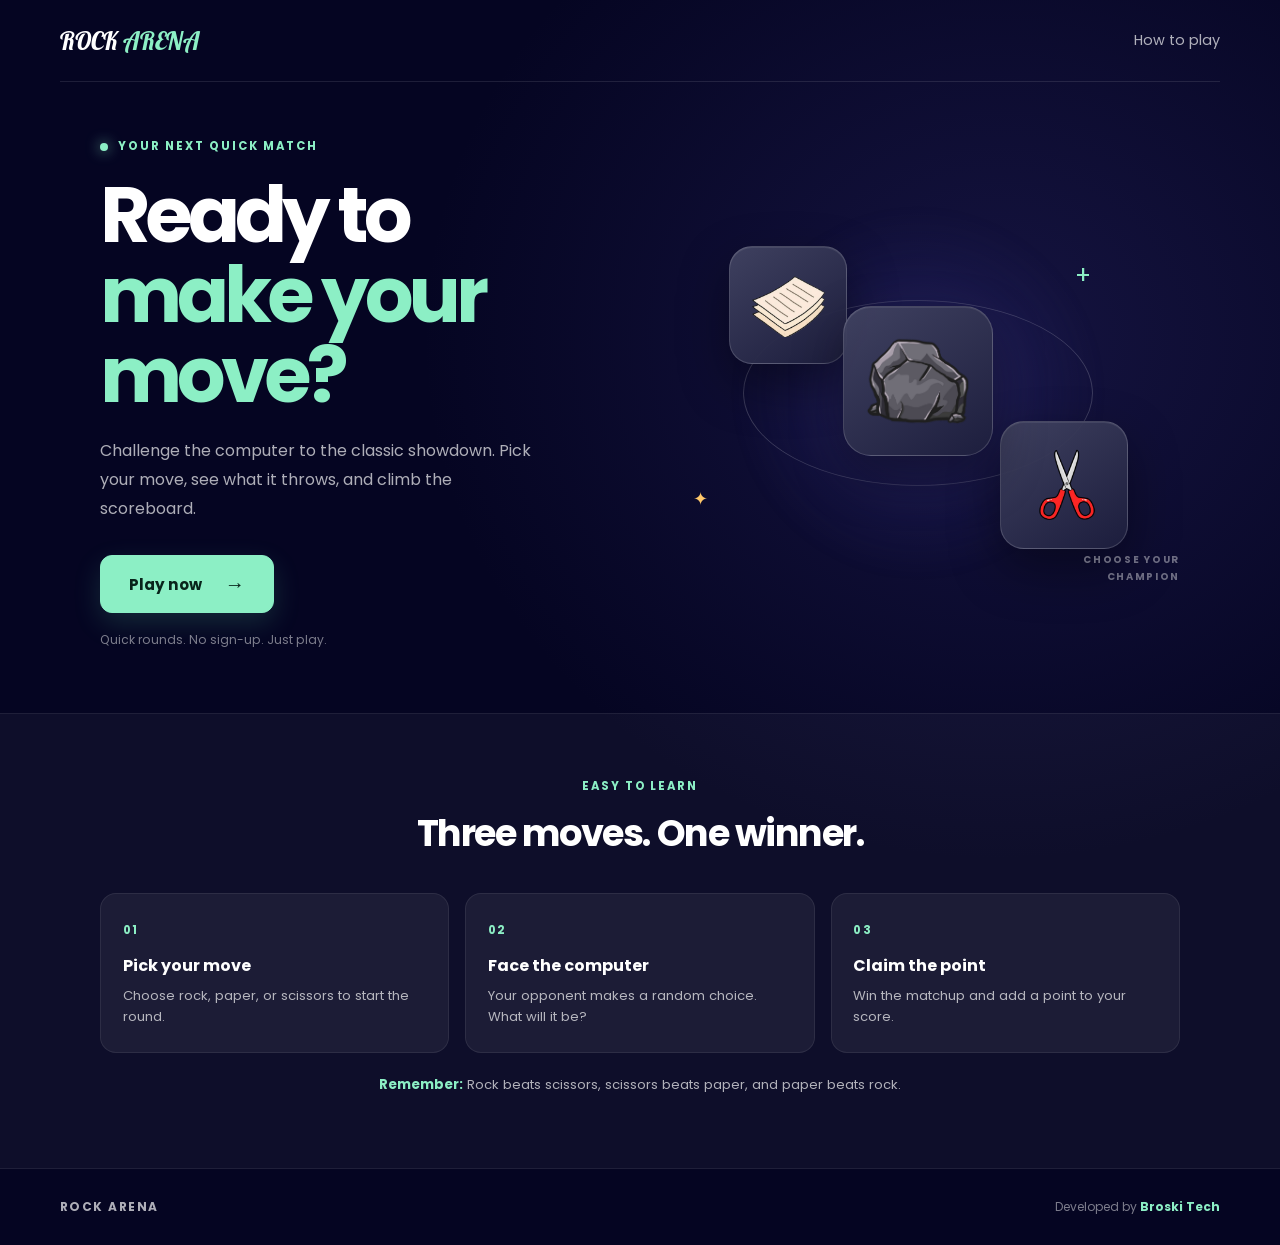
<file: index.html>
<!DOCTYPE html>
<html lang="en">
<head>
    <meta charset="UTF-8">
    <meta name="viewport" content="width=device-width, initial-scale=1.0">
    <meta name="theme-color" content="#080822">
    <meta name="description" content="Play Rock Arena, a quick game of Rock, Paper, Scissors against the computer.">
    <link rel="stylesheet" href="./styles.css">
    <title>Rock Arena | Home</title>
</head>
<body class="home-page">
    <header class="home-header">
        <a class="home-logo" href="index.html" aria-label="Rock Arena home">ROCK <span>ARENA</span></a>
        <a class="home-header-link" href="#how-to-play">How to play</a>
    </header>

    <main>
        <section class="home-hero" aria-labelledby="hero-title">
            <div class="hero-copy">
                <p class="home-eyebrow"><span aria-hidden="true"></span> YOUR NEXT QUICK MATCH</p>
                <h1 id="hero-title">Ready to<br><span>make your move?</span></h1>
                <p class="hero-description">Challenge the computer to the classic showdown. Pick your move, see what it throws, and climb the scoreboard.</p>
                <a class="play-cta" href="room.html">
                    Play now
                    <span aria-hidden="true">&rarr;</span>
                </a>
                <p class="hero-note">Quick rounds. No sign-up. Just play.</p>
            </div>

            <div class="hero-art" aria-label="Rock, paper, and scissors choices">
                <div class="hero-glow"></div>
                <div class="hero-orbit hero-orbit-one"></div>
                <div class="hero-orbit hero-orbit-two"></div>
                <div class="hero-choice hero-choice-rock">
                    <img src="./ICONS/rock image.png" alt="Rock">
                </div>
                <div class="hero-choice hero-choice-paper">
                    <img src="./ICONS/paper image.png" alt="Paper">
                </div>
                <div class="hero-choice hero-choice-scissors">
                    <img src="./ICONS/scissors image (1).png" alt="Scissors">
                </div>
                <span class="hero-spark hero-spark-one" aria-hidden="true">+</span>
                <span class="hero-spark hero-spark-two" aria-hidden="true">✦</span>
                <span class="hero-caption">CHOOSE YOUR<br>CHAMPION</span>
            </div>
        </section>

        <section class="home-how-to" id="how-to-play" aria-labelledby="how-to-title">
            <div class="how-to-heading">
                <p class="home-eyebrow">EASY TO LEARN</p>
                <h2 id="how-to-title">Three moves. One winner.</h2>
            </div>
            <div class="how-to-cards">
                <article class="how-to-card">
                    <span class="step-number">01</span>
                    <h3>Pick your move</h3>
                    <p>Choose rock, paper, or scissors to start the round.</p>
                </article>
                <article class="how-to-card">
                    <span class="step-number">02</span>
                    <h3>Face the computer</h3>
                    <p>Your opponent makes a random choice. What will it be?</p>
                </article>
                <article class="how-to-card">
                    <span class="step-number">03</span>
                    <h3>Claim the point</h3>
                    <p>Win the matchup and add a point to your score.</p>
                </article>
            </div>
            <p class="home-rule"><strong>Remember:</strong> Rock beats scissors, scissors beats paper, and paper beats rock.</p>
        </section>
    </main>

    <footer class="home-footer">
        <span>ROCK ARENA</span>
        <span>Developed by <strong>Broski Tech</strong></span>
    </footer>
</body>
</html>
</file>
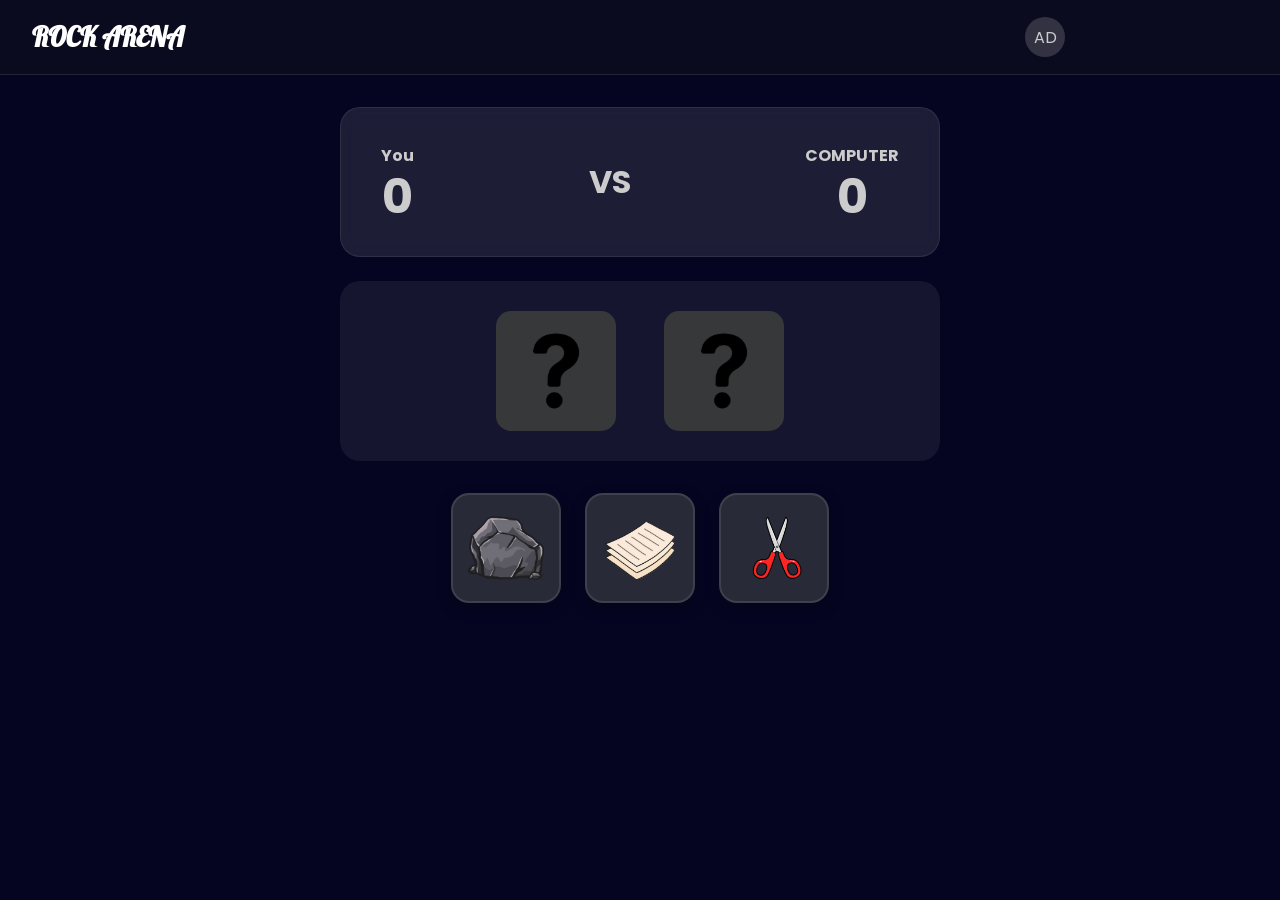
<file: room.html>
<!DOCTYPE html>
<html lang="en">
<head>
    <meta charset="UTF-8">
    <meta name="viewport" content="width=device-width, initial-scale=1.0">
    <link rel="preconnect" href="https://fonts.googleapis.com">
        <link rel="preconnect" href="https://fonts.gstatic.com" crossorigin>
        <link href="https://fonts.googleapis.com/css2?family=DM+Sans:wght@400;500;600;700&family=Playfair+Display:wght@500;600;700&display=swap" rel="stylesheet">
        <link rel="stylesheet" href="https://cdnjs.cloudflare.com/ajax/libs/font-awesome/6.7.2/css/all.min.css" crossorigin="anonymous">
        <!-- Basic Icons -->
    <link href="https://cdn.boxicons.com/3.0.8/fonts/basic/boxicons.min.css" rel="stylesheet">
    <!-- Filled Icons -->
    <link href="https://cdn.boxicons.com/3.0.8/fonts/filled/boxicons-filled.min.css" rel="stylesheet">
    <!-- Brand Icons -->
    <link href="https://cdn.boxicons.com/3.0.8/fonts/brands/boxicons-brands.min.css" rel="stylesheet">
    <link rel="stylesheet" href="./styles.css">
    <title>Rock Arena | Match</title>
</head>
<body>
    

    <div class="conatainer">



        <div class="game-board">


            <!-- overlay  -->

            <div id="overLay" class="overlay"></div>

            <div class="header">

                <div class="logo"><h4>ROCK ARENA</h4></div>

               <div class="right-row">
                 <div class="user-avatar">AD</div>

                <button class="menu-btn"><i class="bx bx-menu"></i></button>
                <button class="home-btn"><i class="bxf bx-home"></i></button>
                <button class="info-btn" type="button" aria-label="Game information">
                    <i class="bx bx-message-bubble-question-mark" aria-hidden="true"></i>
                </button>
               </div>
               
            </div>
            

            <div class="score-board">

                <div class="user-side">
                    <h4>You</h4>
                    <p class="user-Score">0</p>

                </div>

                <h3 style="font-size:2em;">VS</h3>

                <div class="computer-side">
                    <h4>COMPUTER</h4>
                    <p class="computer-score">0</p>

                </div>


            </div>

            <section class="winner-notice" aria-labelledby="winner-title" role="status">
                <div class="winner-icon" aria-hidden="true">!</div>
                <div class="winner-copy">
                    <p class="winner-label">ROUND WINNER</p>
                    <h2 id="winner-title">You win this round!</h2>
                    <p class="winner-message">Great move. Keep the momentum going!</p>
                </div>
                <span class="winner-badge">VICTORY</span>
            </section>

            <div class="input-board">

                
                <img class="user-selection" src="./ICONS/question mark.png" alt="./ICONS/rock image.png">
                <img
        class="computer-selection"
        src="./ICONS/question mark.png"
        alt="Computer choice"
    >

            </div>




            <div class="choice-board">

    <button class="choice-btn" data-choice="rock" 
    data-image="./ICONS/rock image.png">
        <img src="./ICONS/rock image.png" alt="Rock">
    </button>

    <button class="choice-btn" data-choice="paper"
    data-image="./ICONS/paper image.png">
        <img src="./ICONS/paper image.png" alt="Paper">
    </button>

    <button class="choice-btn" data-choice="scissors"
    data-image="./ICONS/scissors image (1).png">
        <img src="./ICONS/scissors image (1).png" alt="Scissors">
    </button>

</div>


        <div class="exit-board">

            <p class="board-msg">Do want to exit the game?</p>

            <div class="optionss-btns">
                <button class="cancel-btn">Play Again</button>
                <button class="exit-btn">Exit</button>
            </div>

        </div>

        <section class="info-board" id="infoBoard" aria-labelledby="info-title" aria-modal="true" role="dialog" hidden>
            <button class="info-close-btn" type="button" aria-label="Close game information">&times;</button>
            <p class="info-eyebrow">ROCK ARENA</p>
            <h2 id="info-title">Game guide</h2>
            <p class="info-intro">A quick guide to playing Rock, Paper, Scissors against the computer.</p>

            <div class="info-section">
                <h3>How to play</h3>
                <ol>
                    <li>Choose rock, paper, or scissors using the buttons on the game board.</li>
                    <li>The computer makes a random choice at the same time.</li>
                    <li>The winning choice earns one point. A tie earns no points.</li>
                </ol>
            </div>

            <div class="info-section">
                <h3>The rules</h3>
                <ul>
                    <li>Rock beats scissors.</li>
                    <li>Scissors beats paper.</li>
                    <li>Paper beats rock.</li>
                </ul>
            </div>

            <p class="info-score-note">Your scores are saved in this browser, so they remain when you return to the game.</p>

            <footer class="info-footer">
                <span>Developed by</span>
                <strong>Broski Tech</strong>
            </footer>
        </section>
            

        </div>



    </div>




    <script src="./app.js"></script>
</body>
</html>
</file>
<file: styles.css>
@import url('https://fonts.googleapis.com/css2?family=Allura&family=Fredoka:wght@300..700&family=Lobster&family=Medula+One&family=Poppins:wght@100;200;300;400;500;600;700;800;900&family=Roboto:wght@100;300;400;500;700;900&display=swap');


* {
    margin: 0;
    padding: 0;
    box-sizing: border-box;
}


body {
    font-family: "Poppins", sans-serif;
    color: #ffffff;
    width: 100%;
    min-height: 100vh;
    background-color: rgb(5, 5, 34);
}


/* =========================
   MAIN GAME
========================= */

.container {
    width: 100%;
    min-height: 100vh;
}


.game-board {
    width: 100%;
    min-height: 100vh;
    background-color: rgb(5, 5, 34);
    position: relative;
    overflow: hidden;
}

.overlay{
    display: none;
    position: fixed;
    inset: 0;
    background-color: #312a2a2d;
    backdrop-filter: blur(1px);
    z-index: 400;
}

/* =========================
   HEADER
========================= */

.header {
    display: flex;
    justify-content: space-between;
    align-items: center;

    width: 100%;
    height: 75px;

    padding: 0 2rem;

    background-color: rgb(11, 11, 31);
    color: #ccc;

    border-bottom: 1px solid rgba(255, 255, 255, 0.1);
}


.logo {
    font-family: "Lobster", cursive;
    font-size: 1.7rem;
    color: #ffffff;
}


.right-row {
    display: flex;
    align-items: center;
    gap: 1rem;
}


.user-avatar {
    display: flex;
    align-items: center;
    justify-content: center;

    width: 40px;
    height: 40px;

    border-radius: 50%;

    background-color: rgba(204, 204, 204, 0.2);
}


.menu-btn {
    width: 45px;
    height: 40px;

    font-size: 1.2rem;

    background-color: transparent;
    border: none;

    color: #ccc;

    cursor: pointer;
}


.home-btn{
    width: 45px;
    height: 40px;

    font-size: 1.2rem;

    background-color: transparent;
    border: none;

    color: #ccc;

    cursor: pointer;
}

.info-btn{
    width: 45px;
    height: 40px;

    font-size: 1.2rem;

    background-color: transparent;
    border: none;

    color: #ccc;

    cursor: pointer;
}

.info-btn:hover,
.info-btn:focus-visible {
    color: #fff;
}

/* =========================
   SCORE BOARD
========================= */

.score-board {
    display: flex;
    justify-content: space-between;
    align-items: center;

    width: min(600px, 90%);
    min-height: 150px;

    margin: 2rem auto 0;
    padding: 1.5rem 2.5rem;

    background-color: rgba(204, 204, 204, 0.12);

    border: 1px solid rgba(255, 255, 255, 0.08);
    border-radius: 20px;

    color: #ccc;

    backdrop-filter: blur(10px);
}


.user-side,
.computer-side {
    display: flex;
    flex-direction: column;
    align-items: center;
    gap: 0.3rem;
}


.user-info,
.computer-info {
    display: flex;
    align-items: center;
    gap: 0.7rem;
}


.user-Score,
.computer-score {
    font-size: 3rem;
    font-weight: 700;
    line-height: 1;
}


.user-side span:first-child,
.computer-side span:first-child {
    font-size: 0.9rem;
    text-transform: uppercase;
    letter-spacing: 1px;
}


.vs {
    font-size: 1.2rem;
    font-weight: 700;
    color: rgba(255, 255, 255, 0.5);
}


/* exit option board  */

.exit-board{
    display: flex;
    flex-direction: column;
    align-items: center;
    justify-content: center;
    
    width: min(300px, calc(100vw - 2rem));
    min-height: 200px;
    max-height: calc(100vh - 2rem);
    overflow-y: auto;
    padding: 1.5rem;
    text-align: center;
    
    top: 50%;
    left: 50%;
    z-index: 500;
    background-color: rgb(8, 8, 44);
    border: 1px solid #c2bebe28;
    border-radius: 20px;
    position: fixed;
    transition:  transform 0.3s ease;
    transform: translate(-50%, -800px);
}

.exit-board.show{
    transform: translate(-50%, -50%);
}

.optionss-btns{
    display: flex;
    width: 100%;
    margin-top: 1em;
    gap: 0.5rem;
}

.optionss-btns button{
    flex: 1;
    min-width: 0;
    min-height: 44px;
    border-radius: 5px;
    border: none;
    transition: 0.3s ease;
    cursor: pointer;
    outline: none;
}

.optionss-btns button:hover{
    transform: scale(1.1);
}

.exit-btn{
    background-color: rgba(255, 0, 0, 0.267);
    color: red;
}

.cancel-btn{
    background-color: rgba(0, 0, 255, 0.205);
    color: blue;
}

.board-msg{
    text-transform: uppercase;
    overflow-wrap: anywhere;
}

.info-board {
    position: fixed;
    top: 50%;
    left: 50%;
    z-index: 510;
    display: flex;
    flex-direction: column;
    gap: 0.85rem;
    width: min(520px, calc(100vw - 2rem));
    max-height: calc(100vh - 2rem);
    overflow-y: auto;
    padding: clamp(1.25rem, 5vw, 2rem);
    color: #f4f5ff;
    background: linear-gradient(145deg, rgb(18, 19, 56), rgb(8, 8, 44));
    border: 1px solid rgba(194, 190, 190, 0.2);
    border-radius: 20px;
    box-shadow: 0 24px 70px rgba(0, 0, 0, 0.45);
    transform: translate(-50%, -50%);
}

.info-board[hidden] {
    display: none;
}

.info-close-btn {
    align-self: flex-end;
    width: 40px;
    height: 40px;
    margin: -0.5rem -0.5rem -0.75rem 0;
    color: #ccc;
    background: transparent;
    border: 0;
    border-radius: 50%;
    font: inherit;
    font-size: 1.75rem;
    line-height: 1;
    cursor: pointer;
}

.info-close-btn:hover,
.info-close-btn:focus-visible {
    color: #fff;
    background: rgba(255, 255, 255, 0.1);
}

.info-eyebrow {
    color: #8cefc5;
    font-size: 0.7rem;
    font-weight: 700;
    letter-spacing: 0.16em;
}

.info-board h2 {
    margin-top: -0.75rem;
    font-size: clamp(1.5rem, 6vw, 2rem);
}

.info-intro,
.info-score-note {
    color: rgba(255, 255, 255, 0.72);
    font-size: 0.9rem;
    line-height: 1.6;
}

.info-section {
    padding-top: 0.85rem;
    border-top: 1px solid rgba(255, 255, 255, 0.1);
}

.info-section h3 {
    margin-bottom: 0.45rem;
    color: #8cefc5;
    font-size: 1rem;
}

.info-section ol,
.info-section ul {
    padding-left: 1.25rem;
    color: rgba(255, 255, 255, 0.82);
    font-size: 0.875rem;
    line-height: 1.7;
}

.info-score-note {
    padding: 0.75rem;
    background: rgba(255, 255, 255, 0.06);
    border-radius: 10px;
}

.info-footer {
    display: flex;
    flex-wrap: wrap;
    gap: 0.35rem;
    align-items: baseline;
    padding-top: 0.85rem;
    border-top: 1px solid rgba(255, 255, 255, 0.1);
    font-size: 0.85rem;
}

.info-footer span {
    color: rgba(255, 255, 255, 0.65);
}

.info-footer strong {
    color: #8cefc5;
}

/* =========================
   WINNER NOTICE
========================= */

.winner-notice {
    display: none;
    align-items: center;
    gap: 1rem;
    justify-self: center;
    width: min(600px, 90%);
    margin: 1.25rem auto 0;
    padding: 1rem 1.25rem;
    position: fixed;
    z-index: 500;
    color: #f4fff9;
    background: linear-gradient(110deg, rgba(29, 120, 91, 0.28), rgba(204, 204, 204, 0.08));
    border: 1px solid rgba(99, 230, 177, 0.42);
    border-radius: 16px;
    box-shadow: 0 10px 28px rgba(0, 0, 0, 0.18);
}


.winner-icon {
    display: grid;
    flex: 0 0 42px;
    place-items: center;

    width: 42px;
    height: 42px;

    color: rgb(5, 35, 27);
    background-color: #63e6b1;
    border-radius: 50%;
    font-size: 1.35rem;
    font-weight: 700;
}


.winner-copy {
    flex: 1;
}


.winner-label {
    color: #8cefc5;
    font-size: 0.7rem;
    font-weight: 700;
    letter-spacing: 1.5px;
}


.winner-copy h2 {
    margin-top: 0.1rem;
    font-size: 1.2rem;
    line-height: 1.35;
}


.winner-message {
    margin-top: 0.15rem;
    color: rgba(255, 255, 255, 0.7);
    font-size: 0.8rem;
}


.winner-badge {
    padding: 0.4rem 0.65rem;

    color: #8cefc5;
    background-color: rgba(99, 230, 177, 0.1);
    border: 1px solid rgba(99, 230, 177, 0.25);
    border-radius: 999px;

    font-size: 0.65rem;
    font-weight: 700;
    letter-spacing: 0.8px;
}


/* =========================
   INPUT / BATTLE BOARD
========================= */

.input-board {
    display: flex;
    justify-content: center;
    align-items: center;
    gap: 3rem;

    width: min(600px, 90%);
    min-height: 180px;

    margin: 1.5rem auto 0;
    padding: 1.5rem;

    background-color: rgba(204, 204, 204, 0.08);

    border-radius: 20px;

    color: #ccc;

    position: relative;
}


.user-selection,
.computer-selection {
    display: flex;
    align-items: center;
    justify-content: center;

    width: 120px;
    height: 120px;

    background-color: rgb(54, 56, 58);

    border-radius: 15px;

    overflow: hidden;
}


.user-selection img,
.computer-selection img {
    width: 80%;
    height: 80%;
    object-fit: contain;
}


.computer-choice {
    color: green;
}


/* =========================
   CHOICE BUTTONS
========================= */

.choice-board {
    width: 100%;

    display: flex;
    justify-content: center;
    align-items: center;

    gap: 1.5rem;

    margin-top: 2rem;

    position: relative;
}


.choice-board button {
    display: flex;
    justify-content: center;
    align-items: center;

    width: 110px;
    height: 110px;

    padding: 0;

    border: 2px solid rgba(255, 255, 255, 0.1);

    border-radius: 18px;

    background-color: rgb(40, 42, 55);

    box-shadow: 0 5px 15px rgba(0, 0, 0, 0.3);

    cursor: pointer;

    transition:
        transform 0.2s ease,
        background-color 0.2s ease,
        border-color 0.2s ease,
        box-shadow 0.2s ease;
}


.choice-board button img {
    width: 75%;
    height: 75%;

    object-fit: contain;

    pointer-events: none;
}


/* Hover */

.choice-board button:hover {
    transform: translateY(-6px);

    background-color: rgb(55, 58, 75);

    border-color: rgba(255, 255, 255, 0.3);

    box-shadow: 0 10px 25px rgba(0, 0, 0, 0.4);
}


/* Click */

.choice-board button:active {
    transform: translateY(-2px) scale(0.96);
}

/* =========================
   HOME PAGE
========================= */

.home-page {
    --home-accent: #8cefc5;
    --home-muted: rgba(255, 255, 255, 0.68);
    min-height: 100vh;
    overflow-x: hidden;
    background:
        radial-gradient(ellipse at 78% 27%, rgba(58, 53, 133, 0.3), transparent 36rem),
        rgb(5, 5, 34);
}

.home-header,
.home-footer {
    display: flex;
    align-items: center;
    justify-content: space-between;
    width: min(1160px, calc(100% - 4rem));
    margin: 0 auto;
}

.home-header {
    min-height: 82px;
    border-bottom: 1px solid rgba(255, 255, 255, 0.1);
}

.home-logo {
    color: #fff;
    font-family: "Lobster", cursive;
    font-size: 1.55rem;
    text-decoration: none;
}

.home-logo span {
    color: var(--home-accent);
}

.home-header-link {
    color: var(--home-muted);
    font-size: 0.9rem;
    text-decoration: none;
    transition: color 0.2s ease;
}

.home-header-link:hover,
.home-header-link:focus-visible {
    color: #fff;
}

.home-hero {
    display: grid;
    grid-template-columns: 1fr 1fr;
    align-items: center;
    gap: 2rem;
    width: min(1080px, calc(100% - 4rem));
    min-height: 580px;
    margin: 0 auto;
    padding: 3.5rem 0 4rem;
}

.hero-copy {
    position: relative;
    z-index: 1;
}

.home-eyebrow {
    color: var(--home-accent);
    font-size: 0.72rem;
    font-weight: 700;
    letter-spacing: 0.17em;
}

.hero-copy .home-eyebrow {
    display: flex;
    align-items: center;
    gap: 0.65rem;
}

.hero-copy .home-eyebrow span {
    width: 8px;
    height: 8px;
    border-radius: 50%;
    background: var(--home-accent);
    box-shadow: 0 0 14px rgba(140, 239, 197, 0.8);
}

.hero-copy h1 {
    margin-top: 1.3rem;
    font-size: clamp(2.8rem, 6vw, 5rem);
    font-weight: 700;
    letter-spacing: -0.065em;
    line-height: 1.04;
}

.hero-copy h1 span {
    color: var(--home-accent);
}

.hero-description {
    max-width: 450px;
    margin-top: 1.35rem;
    color: var(--home-muted);
    font-size: 1rem;
    line-height: 1.8;
}

.play-cta {
    display: inline-flex;
    align-items: center;
    justify-content: center;
    gap: 1.4rem;
    min-width: 174px;
    min-height: 54px;
    margin-top: 2rem;
    padding: 0.8rem 1.2rem;
    color: #08241b;
    background: var(--home-accent);
    border: 1px solid var(--home-accent);
    border-radius: 12px;
    box-shadow: 0 10px 28px rgba(99, 230, 177, 0.16);
    font-size: 0.95rem;
    font-weight: 700;
    text-decoration: none;
    transition: transform 0.2s ease, box-shadow 0.2s ease, background 0.2s ease;
}

.play-cta span {
    font-size: 1.25rem;
    transition: transform 0.2s ease;
}

.play-cta:hover,
.play-cta:focus-visible {
    transform: translateY(-2px);
    background: #a4f5d2;
    box-shadow: 0 14px 34px rgba(99, 230, 177, 0.24);
}

.play-cta:hover span,
.play-cta:focus-visible span {
    transform: translateX(3px);
}

.hero-note {
    margin-top: 1.1rem;
    color: rgba(255, 255, 255, 0.48);
    font-size: 0.76rem;
}

.hero-note i {
    margin-right: 0.35rem;
    color: #ffc86a;
}

.hero-art {
    position: relative;
    display: grid;
    place-items: center;
    min-height: 410px;
    isolation: isolate;
}

.hero-glow {
    position: absolute;
    z-index: -2;
    width: min(360px, 75vw);
    aspect-ratio: 1;
    border-radius: 50%;
    background: radial-gradient(circle, rgba(72, 67, 160, 0.42), rgba(39, 38, 106, 0.15) 52%, transparent 72%);
    filter: blur(6px);
}

.hero-orbit {
    position: absolute;
    z-index: -1;
    width: min(350px, 76vw);
    aspect-ratio: 1;
    border: 1px solid rgba(255, 255, 255, 0.1);
    border-radius: 50%;
}

.hero-orbit-one {
    transform: scaleY(0.53) rotate(-24deg);
}

.hero-orbit-two {
    transform: scaleY(0.53) rotate(34deg);
}

.hero-choice {
    position: absolute;
    display: grid;
    place-items: center;
    width: clamp(100px, 14vw, 150px);
    aspect-ratio: 1;
    border: 1px solid rgba(255, 255, 255, 0.16);
    border-radius: 28px;
    background: linear-gradient(145deg, rgba(65, 67, 97, 0.96), rgba(29, 30, 61, 0.96));
    box-shadow: 0 20px 50px rgba(0, 0, 0, 0.38), inset 0 1px rgba(255, 255, 255, 0.08);
    animation: float-choice 5s ease-in-out infinite;
}

.hero-choice img {
    width: 72%;
    height: 72%;
    object-fit: contain;
}

.hero-choice-rock {
    z-index: 2;
    top: 50%;
    left: 50%;
    transform: translate(-50%, -58%);
    animation-delay: -1.5s;
}

.hero-choice-paper {
    top: 14%;
    left: 14%;
    width: clamp(82px, 11vw, 118px);
    border-radius: 23px;
    animation-delay: -3s;
}

.hero-choice-scissors {
    right: 10%;
    bottom: 12%;
    width: clamp(86px, 12vw, 128px);
    border-radius: 24px;
    animation-delay: -0.5s;
}

.hero-caption {
    position: absolute;
    right: 0;
    bottom: 3%;
    color: rgba(255, 255, 255, 0.4);
    font-size: 0.62rem;
    font-weight: 700;
    letter-spacing: 0.17em;
    line-height: 1.7;
    text-align: right;
}

.hero-spark {
    position: absolute;
    color: var(--home-accent);
}

.hero-spark-one {
    top: 17%;
    right: 17%;
    font-size: 1.5rem;
}

.hero-spark-two {
    bottom: 21%;
    left: 7%;
    color: #ffc86a;
    font-size: 1.1rem;
}

@keyframes float-choice {
    0%, 100% {
        translate: 0 0;
    }
    50% {
        translate: 0 -9px;
    }
}

.home-how-to {
    padding: 4rem max(2rem, calc((100% - 1080px) / 2)) 4.5rem;
    background: rgba(255, 255, 255, 0.035);
    border-top: 1px solid rgba(255, 255, 255, 0.07);
    border-bottom: 1px solid rgba(255, 255, 255, 0.07);
}

.how-to-heading {
    text-align: center;
}

.how-to-heading h2 {
    margin-top: 0.65rem;
    font-size: clamp(1.6rem, 4vw, 2.3rem);
    letter-spacing: -0.04em;
}

.how-to-cards {
    display: grid;
    grid-template-columns: repeat(3, minmax(0, 1fr));
    gap: 1rem;
    margin-top: 2rem;
}

.how-to-card {
    min-height: 160px;
    padding: 1.35rem;
    background: rgba(204, 204, 204, 0.07);
    border: 1px solid rgba(255, 255, 255, 0.08);
    border-radius: 16px;
}

.step-number {
    color: var(--home-accent);
    font-size: 0.72rem;
    font-weight: 700;
    letter-spacing: 0.12em;
}

.how-to-card h3 {
    margin-top: 0.75rem;
    font-size: 1rem;
}

.how-to-card p {
    margin-top: 0.45rem;
    color: var(--home-muted);
    font-size: 0.82rem;
    line-height: 1.65;
}

.home-rule {
    margin-top: 1.3rem;
    color: var(--home-muted);
    font-size: 0.82rem;
    line-height: 1.7;
    text-align: center;
}

.home-rule strong {
    color: var(--home-accent);
}

.home-footer {
    min-height: 76px;
    color: rgba(255, 255, 255, 0.48);
    font-size: 0.75rem;
}

.home-footer > span:first-child {
    color: rgba(255, 255, 255, 0.68);
    font-weight: 700;
    letter-spacing: 0.12em;
}

.home-footer strong {
    color: var(--home-accent);
}

@media (prefers-reduced-motion: reduce) {
    .hero-choice {
        animation: none;
    }

    .play-cta,
    .play-cta span,
    .home-header-link {
        transition: none;
    }
}

/* =========================
   MOBILE
========================= */

@media (max-width: 768px) {

    .home-header,
    .home-footer {
        width: calc(100% - 2rem);
    }

    .home-hero {
        grid-template-columns: 1fr;
        gap: 0;
        width: calc(100% - 2rem);
        min-height: 0;
        padding: 4rem 0 2rem;
    }

    .hero-copy {
        text-align: center;
    }

    .hero-copy .home-eyebrow {
        justify-content: center;
    }

    .hero-description {
        margin-right: auto;
        margin-left: auto;
    }

    .hero-art {
        min-height: 330px;
        margin-top: 0.5rem;
    }

    .hero-choice-rock {
        top: 50%;
        left: 50%;
    }

    .home-how-to {
        padding: 3.5rem 1rem;
    }

    .how-to-cards {
        grid-template-columns: 1fr;
        max-width: 480px;
        margin-right: auto;
        margin-left: auto;
    }

    .how-to-card {
        min-height: 0;
    }

    .header {
        padding: 0 1rem;
    }


    .logo {
        font-size: 1.4rem;
    }


    .score-board {
        width: 90%;
        padding: 1.2rem;

        min-height: 130px;
    }


    .user-Score,
    .computer-score {
        font-size: 2.3rem;
    }


    .input-board {
        width: 90%;

        gap: 1.5rem;

        min-height: 160px;
    }


    .winner-notice {
        padding: 0.9rem;
    }


    .winner-copy h2 {
        font-size: 1.05rem;
    }


    .user-selection,
    .computer-selection {
        width: 95px;
        height: 95px;
    }


    .choice-board {
        gap: 1rem;
        margin-top: 1.5rem;
    }


    .choice-board button {
        width: 90px;
        height: 90px;
    }
}


/* =========================
   SMALL PHONES
========================= */

@media (max-width: 480px) {

    .header{
        display: flex;
        justify-content: space-between;
    }

    .home-header {
        min-height: 68px;
    }

    .home-logo {
        font-size: 1.3rem;
    }

    .home-header-link {
        font-size: 0.8rem;
    }

    .home-hero {
        padding-top: 3rem;
    }

    .hero-copy h1 {
        font-size: clamp(2.5rem, 12vw, 3.5rem);
    }

    .hero-description {
        font-size: 0.9rem;
    }

    .hero-art {
        min-height: 290px;
    }

    .hero-caption {
        right: 2%;
        bottom: 0;
    }

    .home-footer {
        align-items: flex-start;
        flex-direction: column;
        justify-content: center;
        gap: 0.45rem;
        min-height: 82px;
    }

    .score-board {
        padding: 1rem;
    }


    .user-info,
    .computer-info {
        gap: 0.4rem;
    }


    .user-Score,
    .computer-score {
        font-size: 2rem;
    }


    .input-board {
        gap: 1rem;
    }


    .user-selection,
    .computer-selection {
        width: 100px;
        height: 80px;
    }


    .choice-board {
        gap: 0.6rem;
    }


    .choice-board button {
        width: 80px;
        height: 80px;
        border-radius: 14px;
    }
}
</file>
